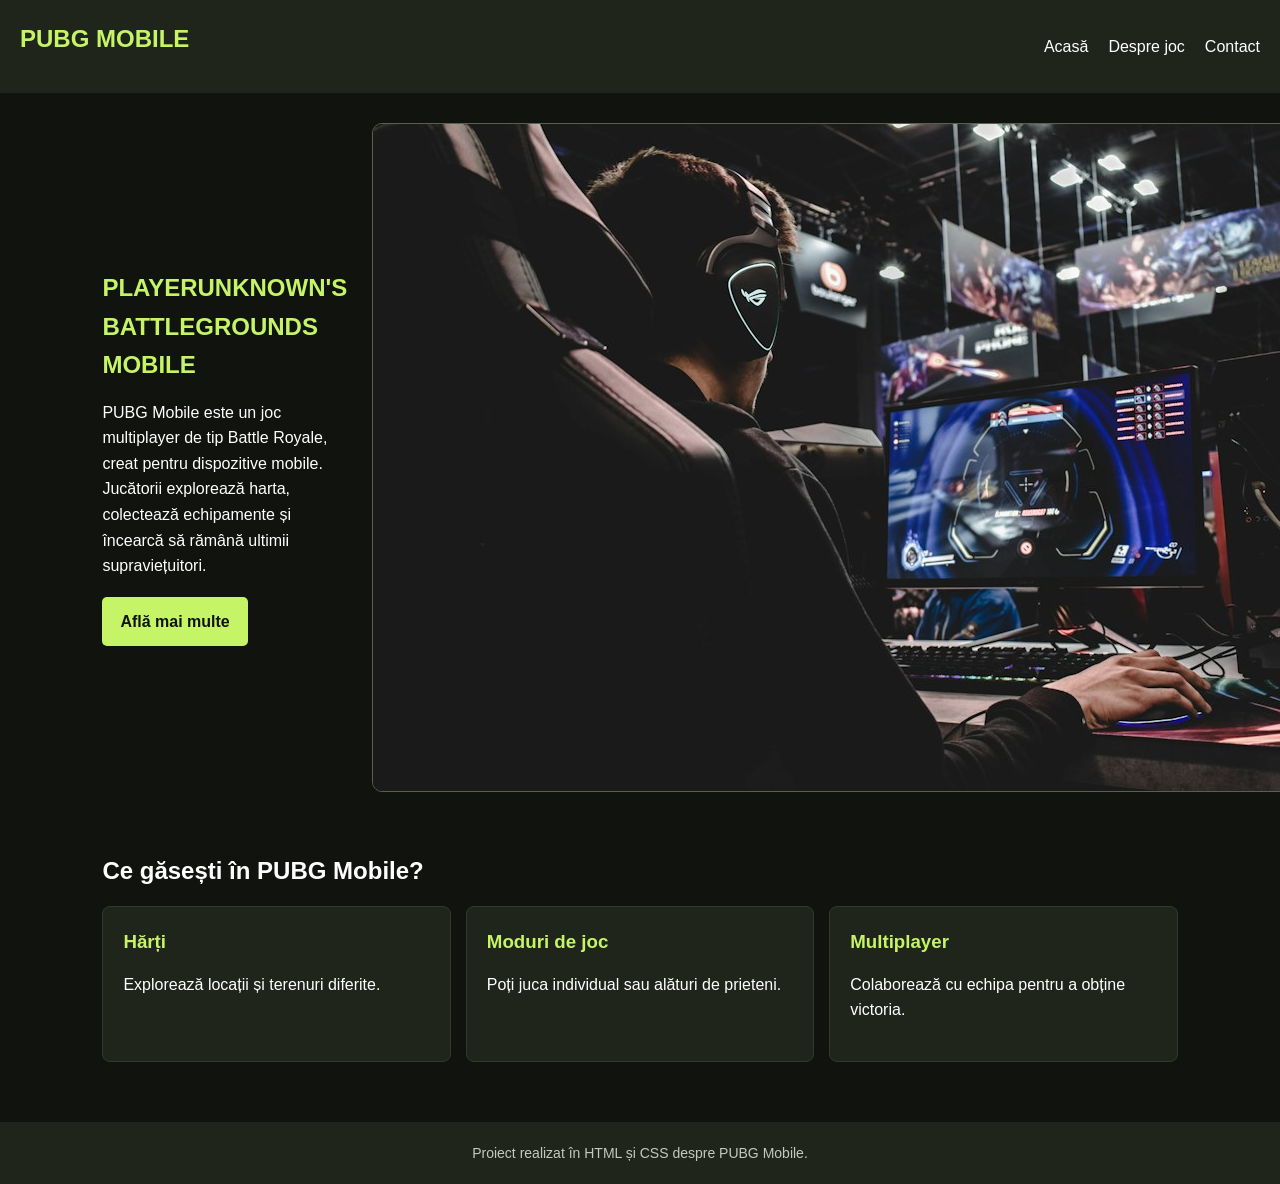
<file: Studiul individual nr1/index.html>
<!DOCTYPE html>
<html lang="ro">
<head>
    <meta charset="UTF-8">
    <meta name="viewport" content="width=device-width, initial-scale=1.0">
    <title>PUBG Mobile - Acasă</title>
    <link rel="stylesheet" href="style.css">
</head>
<body>
    <header>
        <h2>PUBG MOBILE</h2>
        <nav>
            <a href="index.html">Acasă</a>
            <a href="joc.html">Despre joc</a>
            <a href="contact.html">Contact</a>
        </nav>
    </header>
    <main>
        <section class="hero">
            <div>
                <h1>PLAYERUNKNOWN'S BATTLEGROUNDS MOBILE</h1>
                <p>
                    PUBG Mobile este un joc multiplayer de tip Battle Royale,
                    creat pentru dispozitive mobile. Jucătorii explorează harta,
                    colectează echipamente și încearcă să rămână ultimii
                    supraviețuitori.
                </p>
                <a class="button" href="joc.html">Află mai multe</a>
            </div>
            <img src="images/hero.jpg" alt="Echipament de gaming PUBG Mobile">
        </section>
        <section class="section">
            <h2>Ce găsești în PUBG Mobile?</h2>
            <div class="cards">
                <article class="card">
                    <h3>Hărți</h3>
                    <p>Explorează locații și terenuri diferite.</p>
                </article>
                <article class="card">
                    <h3>Moduri de joc</h3>
                    <p>Poți juca individual sau alături de prieteni.</p>
                </article>
                <article class="card">
                    <h3>Multiplayer</h3>
                    <p>Colaborează cu echipa pentru a obține victoria.</p>
                </article>
            </div>
        </section>
    </main>
    <footer>
        <p>Proiect realizat în HTML și CSS despre PUBG Mobile.</p>
    </footer>
</body>
</html>
</file>
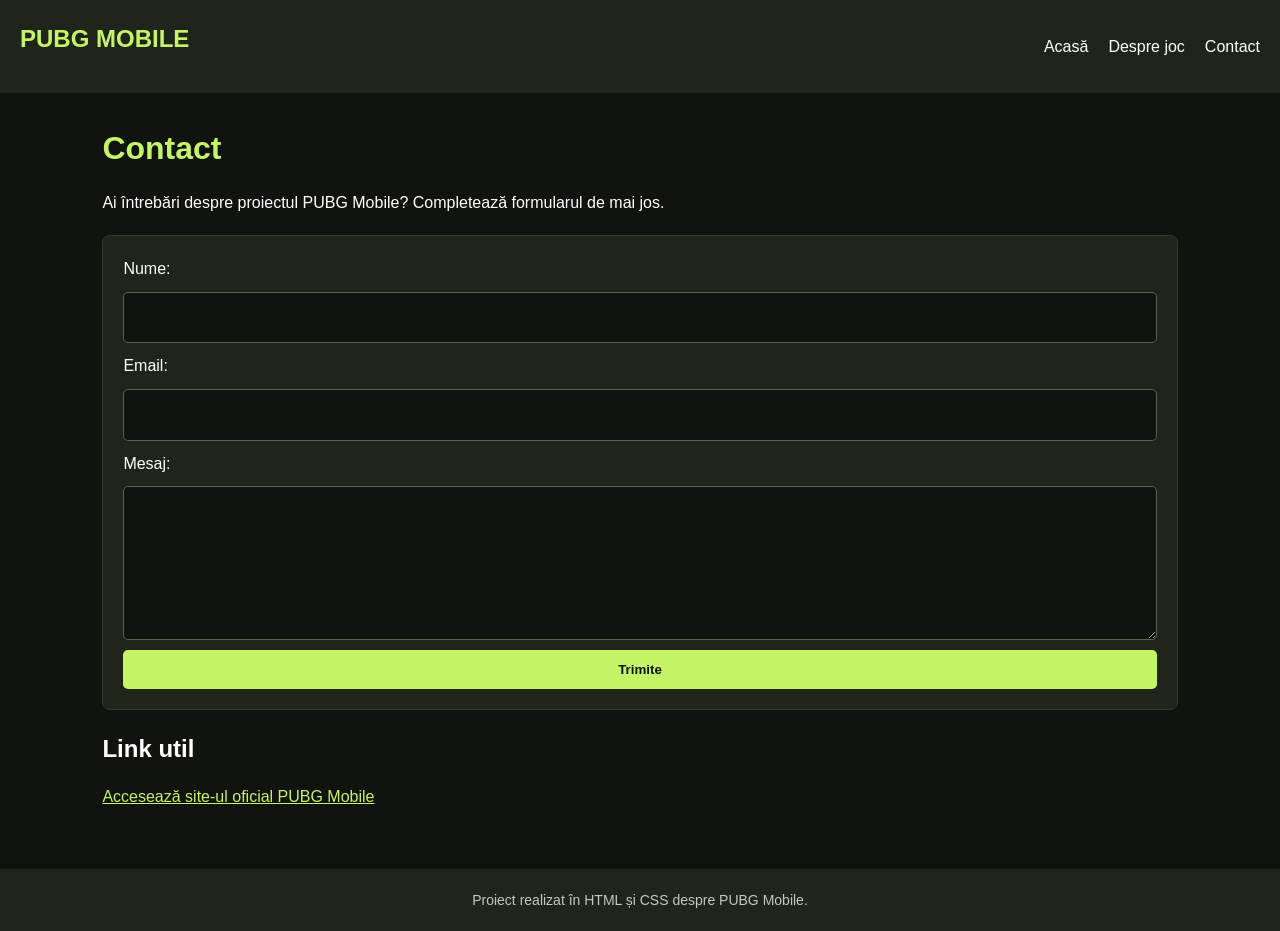
<file: Studiul individual nr1/contact.html>
<!DOCTYPE html>
<html lang="ro">
<head>
    <meta charset="UTF-8">
    <meta name="viewport" content="width=device-width, initial-scale=1.0">
    <title>Contact - PUBG Mobile</title>
    <link rel="stylesheet" href="style.css">
</head>
<body>
    <header>
        <h2>PUBG MOBILE</h2>
        <nav>
            <a href="index.html">Acasă</a>
            <a href="joc.html">Despre joc</a>
            <a href="contact.html">Contact</a>
        </nav>
    </header>
    <main class="page">
        <h1>Contact</h1>
        <p>
            Ai întrebări despre proiectul PUBG Mobile?
            Completează formularul de mai jos.
        </p>
        <form action="#" method="get">
            <label for="nume">Nume:</label>
            <input type="text" id="nume" name="nume" required>
            <label for="email">Email:</label>
            <input type="email" id="email" name="email" required>
            <label for="mesaj">Mesaj:</label>
            <textarea id="mesaj" name="mesaj" rows="5" required></textarea>
            <button class="button" type="submit">Trimite</button>
        </form>
        <div class="official">
            <h2>Link util</h2>
            <p>
                <a href="https://www.pubgmobile.com/en-US/home.shtml"
                    target="_blank" rel="noopener noreferrer">
                    Accesează site-ul oficial PUBG Mobile
                </a>
            </p>
        </div>
    </main>
    <footer>
        <p>Proiect realizat în HTML și CSS despre PUBG Mobile.</p>
    </footer>
</body>
</html>
</file>
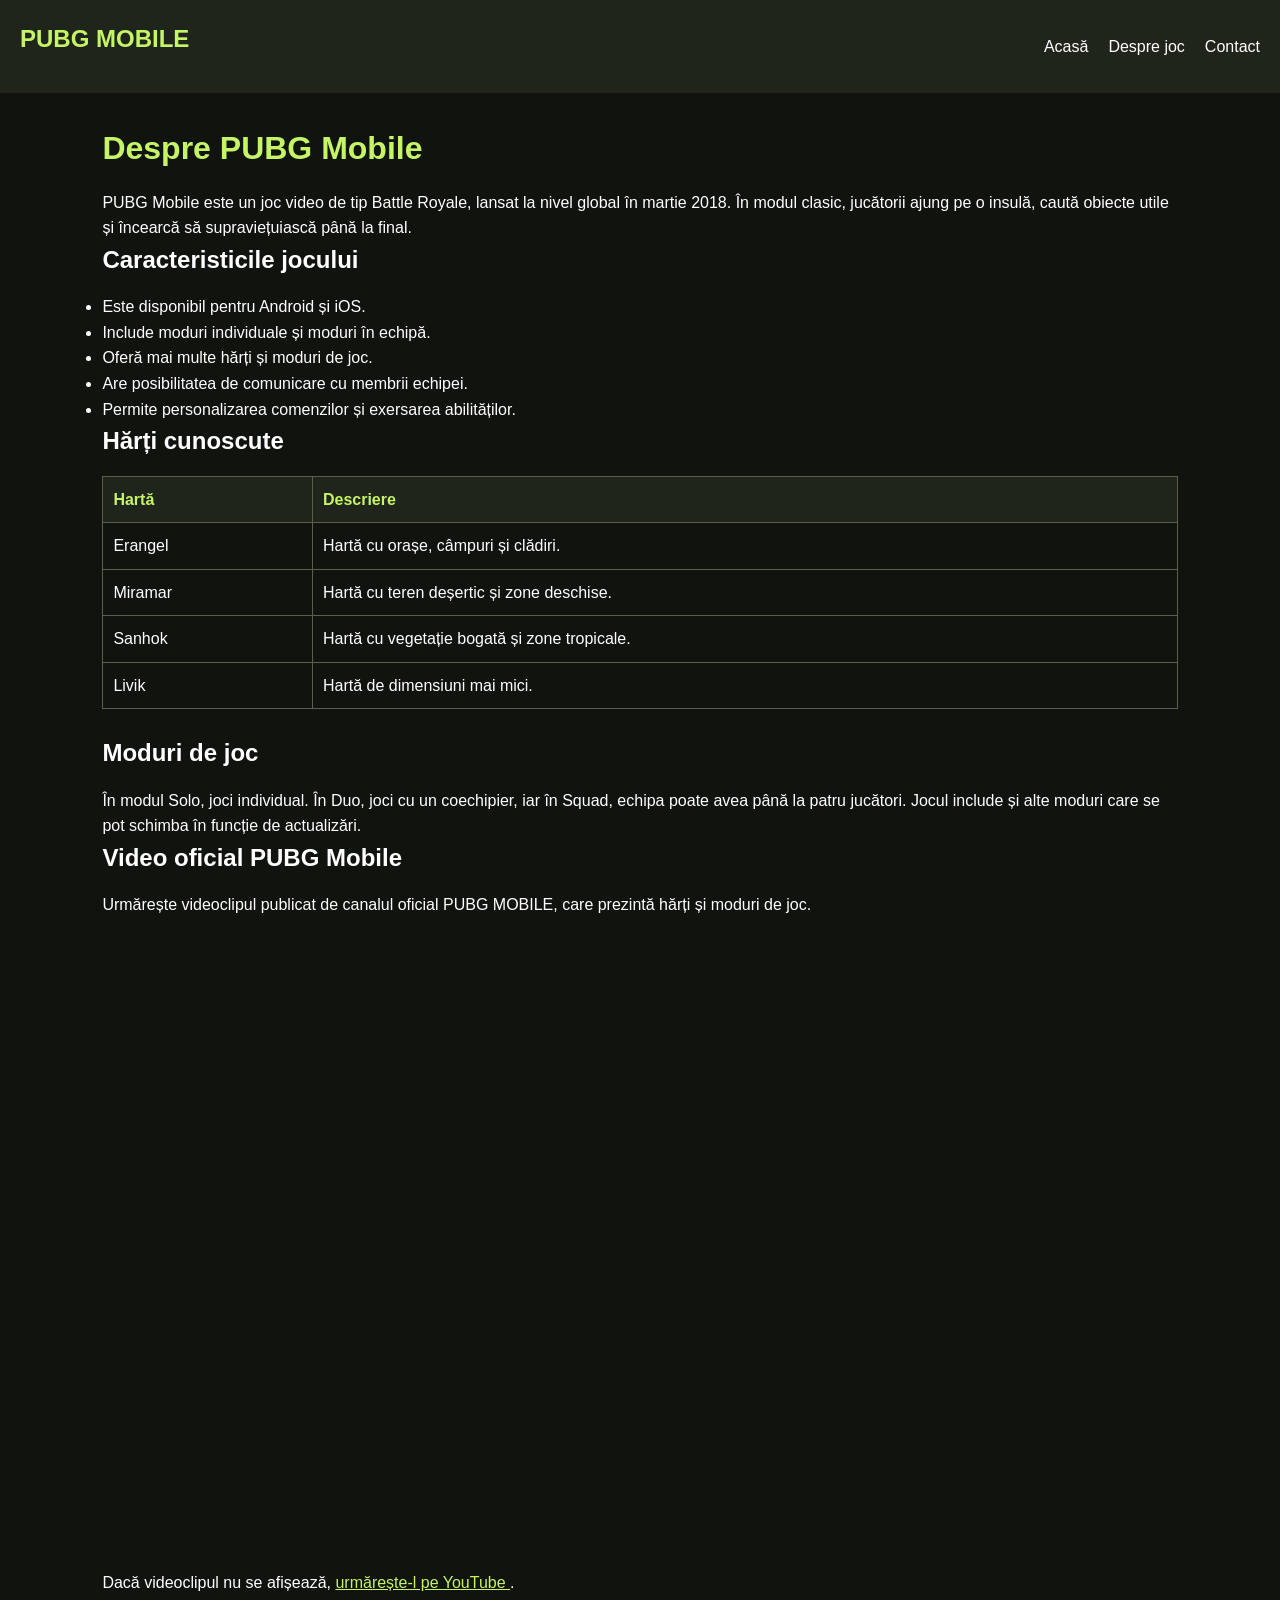
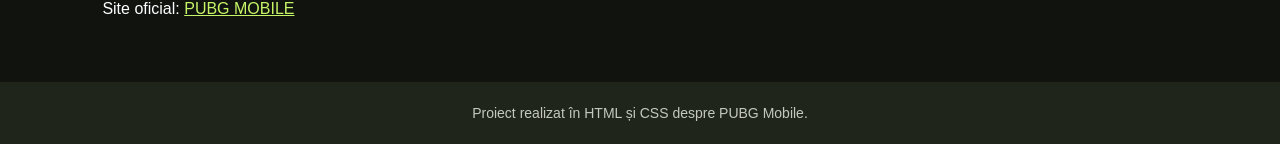
<file: Studiul individual nr1/joc.html>
<!DOCTYPE html>
<html lang="ro">
<head>
    <meta charset="UTF-8">
    <meta name="viewport" content="width=device-width, initial-scale=1.0">
    <title>Despre PUBG Mobile</title>
    <link rel="stylesheet" href="style.css">
</head>
<body>
    <header>
        <h2>PUBG MOBILE</h2>
        <nav>
            <a href="index.html">Acasă</a>
            <a href="joc.html">Despre joc</a>
            <a href="contact.html">Contact</a>
        </nav>
    </header>
    <main class="page">
        <h1>Despre PUBG Mobile</h1>
        <p>
            PUBG Mobile este un joc video de tip Battle Royale,
            lansat la nivel global în martie 2018. În modul clasic,
            jucătorii ajung pe o insulă, caută obiecte utile și
            încearcă să supraviețuiască până la final.
        </p>
        <h2>Caracteristicile jocului</h2>
        <ul>
            <li>Este disponibil pentru Android și iOS.</li>
            <li>Include moduri individuale și moduri în echipă.</li>
            <li>Oferă mai multe hărți și moduri de joc.</li>
            <li>Are posibilitatea de comunicare cu membrii echipei.</li>
            <li>Permite personalizarea comenzilor și exersarea abilităților.</li>
        </ul>
        <h2>Hărți cunoscute</h2>
        <table>
            <tr>
                <th>Hartă</th>
                <th>Descriere</th>
            </tr>
            <tr>
                <td>Erangel</td>
                <td>Hartă cu orașe, câmpuri și clădiri.</td>
            </tr>
            <tr>
                <td>Miramar</td>
                <td>Hartă cu teren deșertic și zone deschise.</td>
            </tr>
            <tr>
                <td>Sanhok</td>
                <td>Hartă cu vegetație bogată și zone tropicale.</td>
            </tr>
            <tr>
                <td>Livik</td>
                <td>Hartă de dimensiuni mai mici.</td>
            </tr>
        </table>
        <h2>Moduri de joc</h2>
        <p>
            În modul Solo, joci individual. În Duo, joci cu un coechipier,
            iar în Squad, echipa poate avea până la patru jucători.
            Jocul include și alte moduri care se pot schimba în funcție
            de actualizări.
        </p>
        <h2>Video oficial PUBG Mobile</h2>
        <p>
            Urmărește videoclipul publicat de canalul oficial PUBG MOBILE,
            care prezintă hărți și moduri de joc.
        </p>
        <div class="video-container">
            <iframe
                src="https://www.youtube.com/embed/xspTUvT91_o"
                title="PUBG Mobile - hărți și moduri de joc"
                allowfullscreen>
            </iframe>
        </div>
        <p>
            Dacă videoclipul nu se afișează,
            <a href="https://www.youtube.com/watch?v=xspTUvT91_o"
                target="_blank" rel="noopener noreferrer">
                urmărește-l pe YouTube
            </a>.
        </p>
        <p>
            Site oficial:
            <a href="https://www.pubgmobile.com/en-US/home.shtml"
                target="_blank" rel="noopener noreferrer">
                PUBG MOBILE
            </a>
        </p>
    </main>
    <footer>
        <p>Proiect realizat în HTML și CSS despre PUBG Mobile.</p>
    </footer>
</body>
</html>
</file>
<file: Studiul individual nr1/style.css>
* {
    box-sizing: border-box;
    margin: 0;
    padding: 0;
}
body {
    font-family: Arial, sans-serif;
    background: #11130f;
    color: white;
    line-height: 1.6;
}
header {
    background: #20251b;
    padding: 20px;
    display: flex;
    flex-direction: column;
    align-items: center;
    gap: 15px;
}
header h2 {
    color: #c5f467;
    font-size: 24px;
    font-weight: bold;
}
nav {
    display: flex;
    flex-direction: column;
    align-items: center;
    gap: 10px;
}
nav a {
    color: white;
    text-decoration: none;
    font-weight: 500;
    transition: color 0.2s ease;
}
nav a:hover {
    color: #c5f467;
}
.hero {
    padding: 30px 8%;
    display: flex;
    flex-direction: column;
    gap: 25px;
}
.hero img {
    width: 100%;
    border-radius: 10px;
    object-fit: cover;
    border: 1px solid #59604e;
}
h1, h2, h3 {
    margin-bottom: 15px;
}
h1 {
    color: #c5f467;
}
.hero p, .section p {
    margin-bottom: 18px;
}
.section {
    padding: 30px 8%;
}
.cards {
    display: flex;
    flex-direction: column;
    gap: 15px;
}
.card, form {
    background: #20251b;
    padding: 20px;
    border-radius: 8px;
    border: 1px solid #323a2b;
}
.card h3 {
    color: #c5f467;
}
.button {
    display: inline-block;
    padding: 12px 18px;
    background: #c5f467;
    color: #11130f;
    text-decoration: none;
    border: none;
    border-radius: 5px;
    cursor: pointer;
    font-weight: bold;
    transition: background 0.2s ease;
}
.button:hover {
    background: #aadb4a;
}
.page {
    padding: 30px 8%;
}
table {
    width: 100%;
    border-collapse: collapse;
    margin-top: 15px;
    margin-bottom: 25px;
}
th, td {
    border: 1px solid #59604e;
    padding: 10px;
    text-align: left;
}
th {
    color: #c5f467;
    background: #20251b;
}
.video-container {
    position: relative;
    width: 100%;
    aspect-ratio: 16 / 9;
    margin: 20px 0;
}
.video-container iframe {
    width: 100%;
    height: 100%;
    border: 0;
    border-radius: 8px;
}
form {
    display: flex;
    flex-direction: column;
    gap: 10px;
    margin-top: 20px;
}
input, textarea {
    width: 100%;
    padding: 12px;
    border: 1px solid #59604e;
    border-radius: 5px;
    background: #11130f;
    color: white;
    font: inherit;
}
input:focus, textarea:focus {
    outline: none;
    border-color: #c5f467;
}
textarea {
    resize: vertical;
}
.official {
    margin-top: 20px;
}
a {
    overflow-wrap: anywhere;
}
.official a, .page a:not(.button) {
    color: #c5f467;
}
footer {
    background: #20251b;
    text-align: center;
    padding: 20px;
    color: #c5c9bd;
    margin-top: 30px;
    font-size: 14px;
}
@media (min-width: 700px) {
    header {
        flex-direction: row;
        justify-content: space-between;
    }
    nav {
        flex-direction: row;
        gap: 20px;
    }
    .hero {
        flex-direction: row;
        align-items: center;
    }
    .hero > * {
        width: 50%;
    }
    .cards {
        flex-direction: row;
    }
    .card {
        flex: 1;
    }
}
</file>
